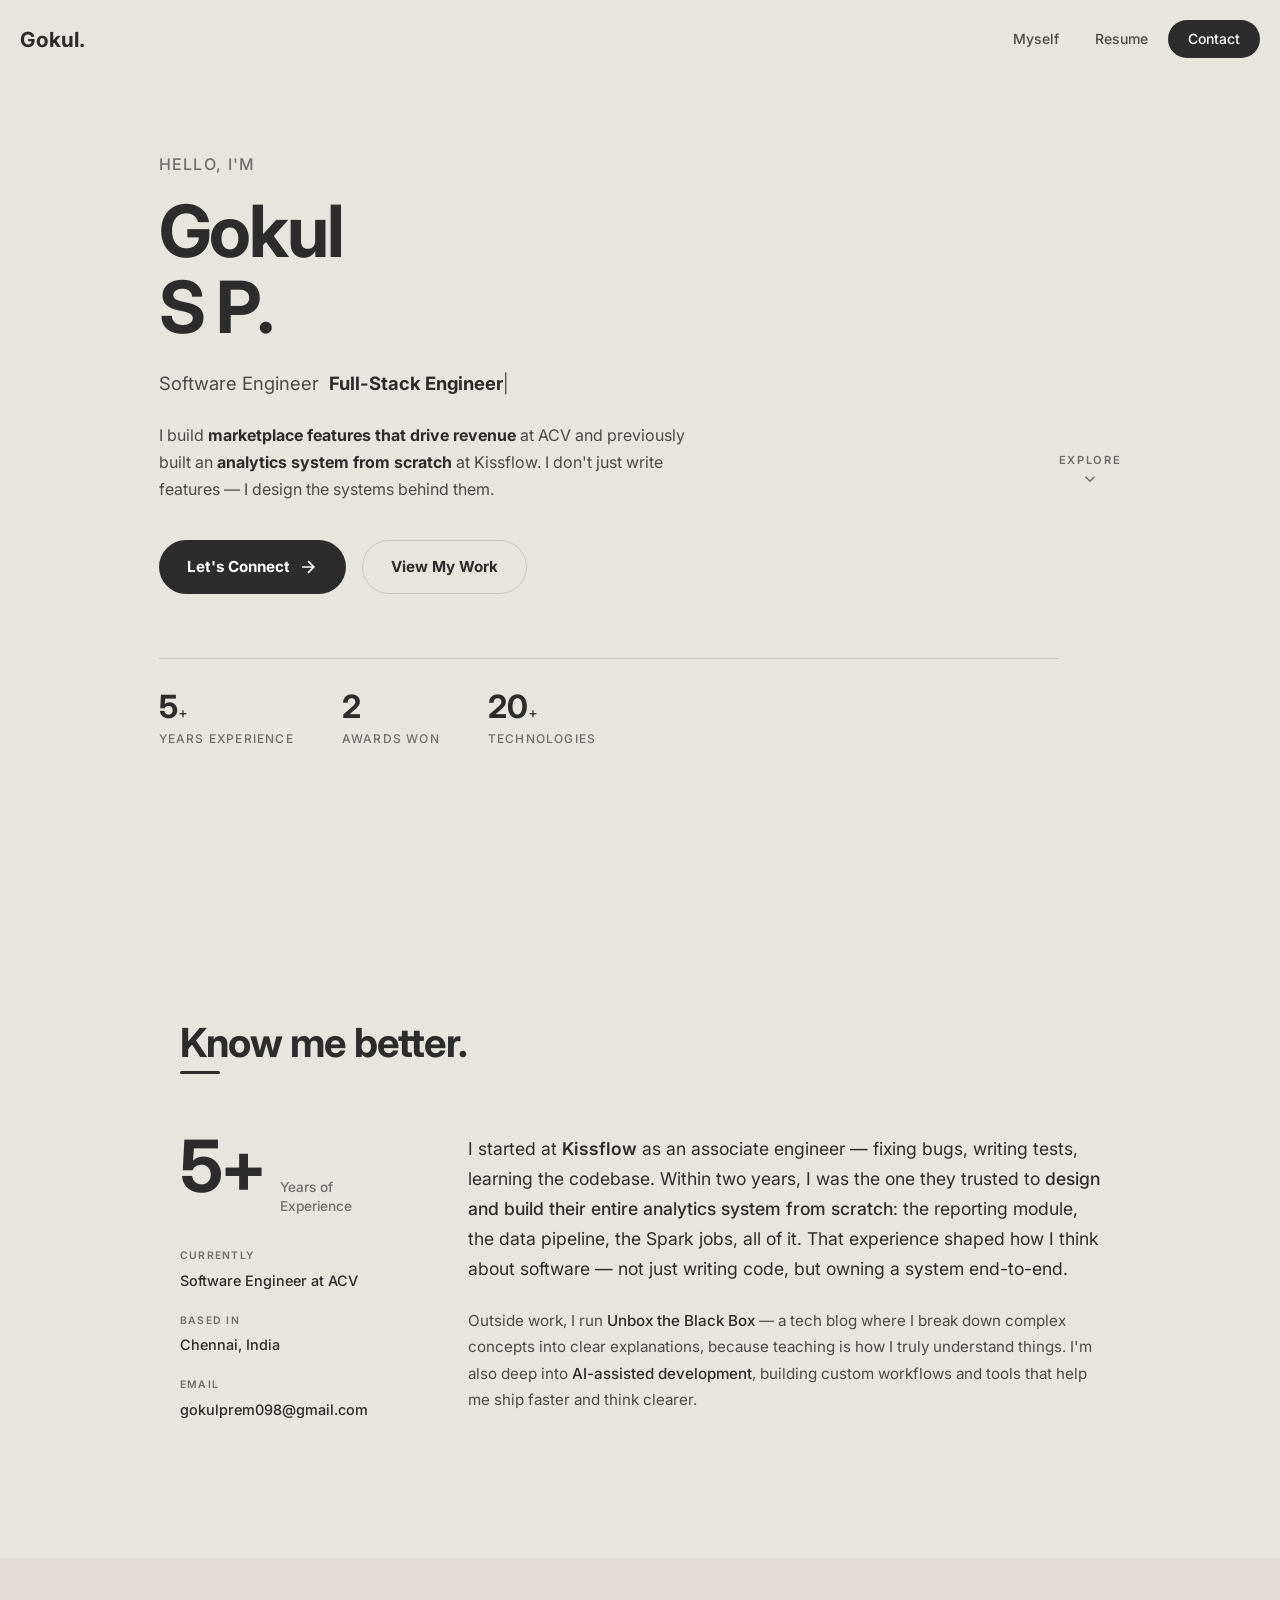
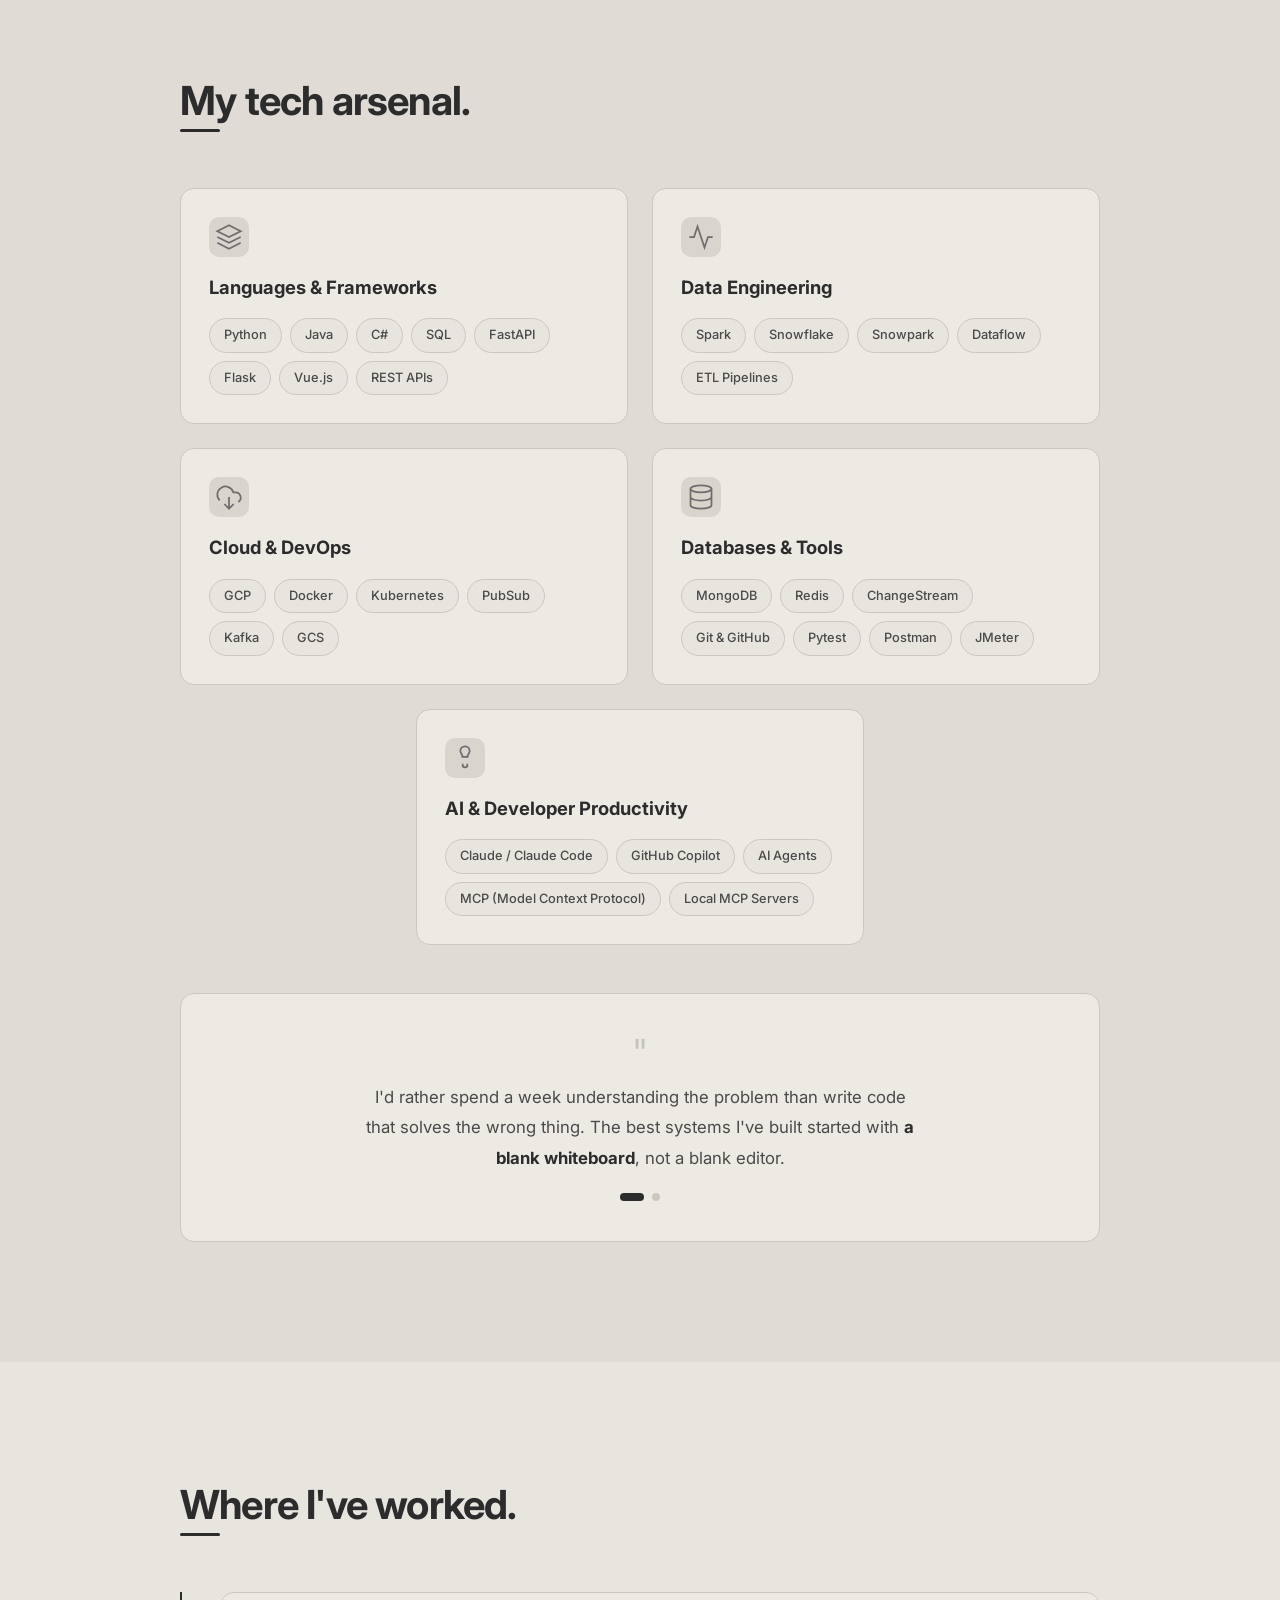
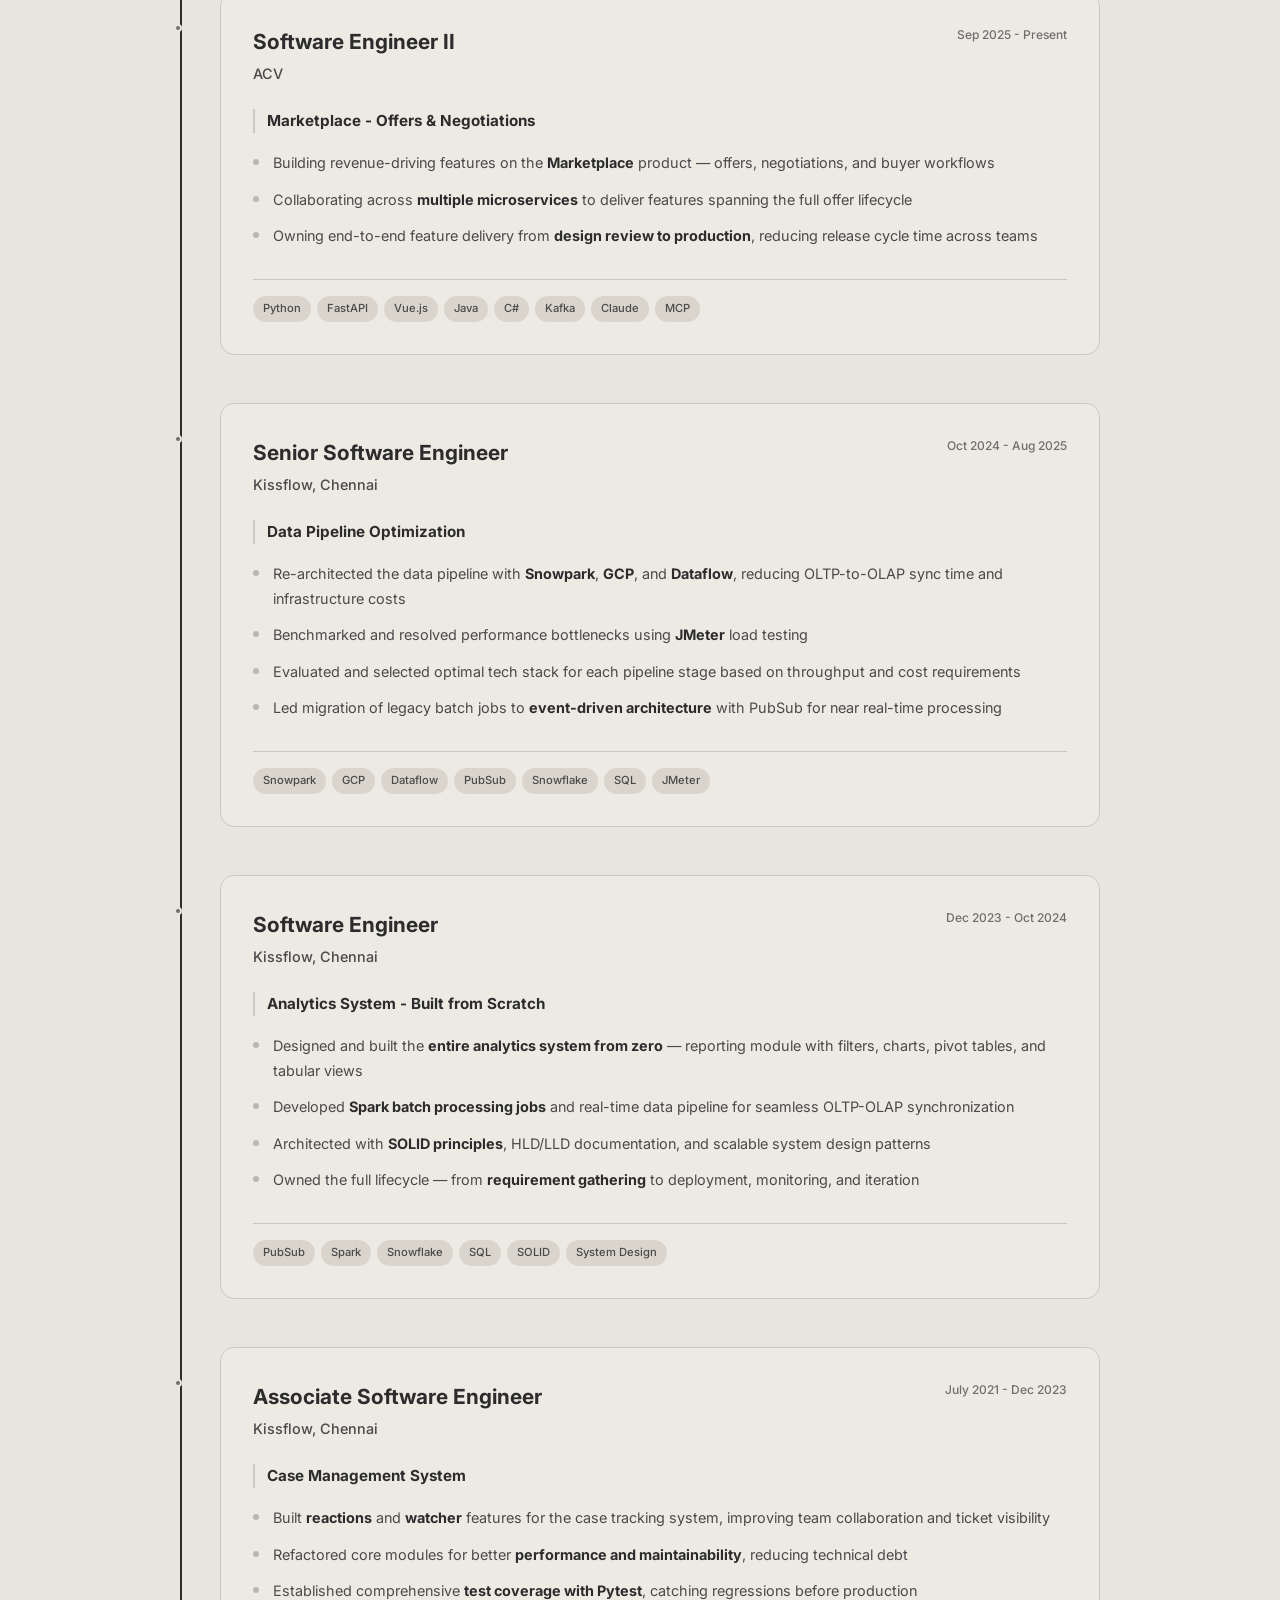
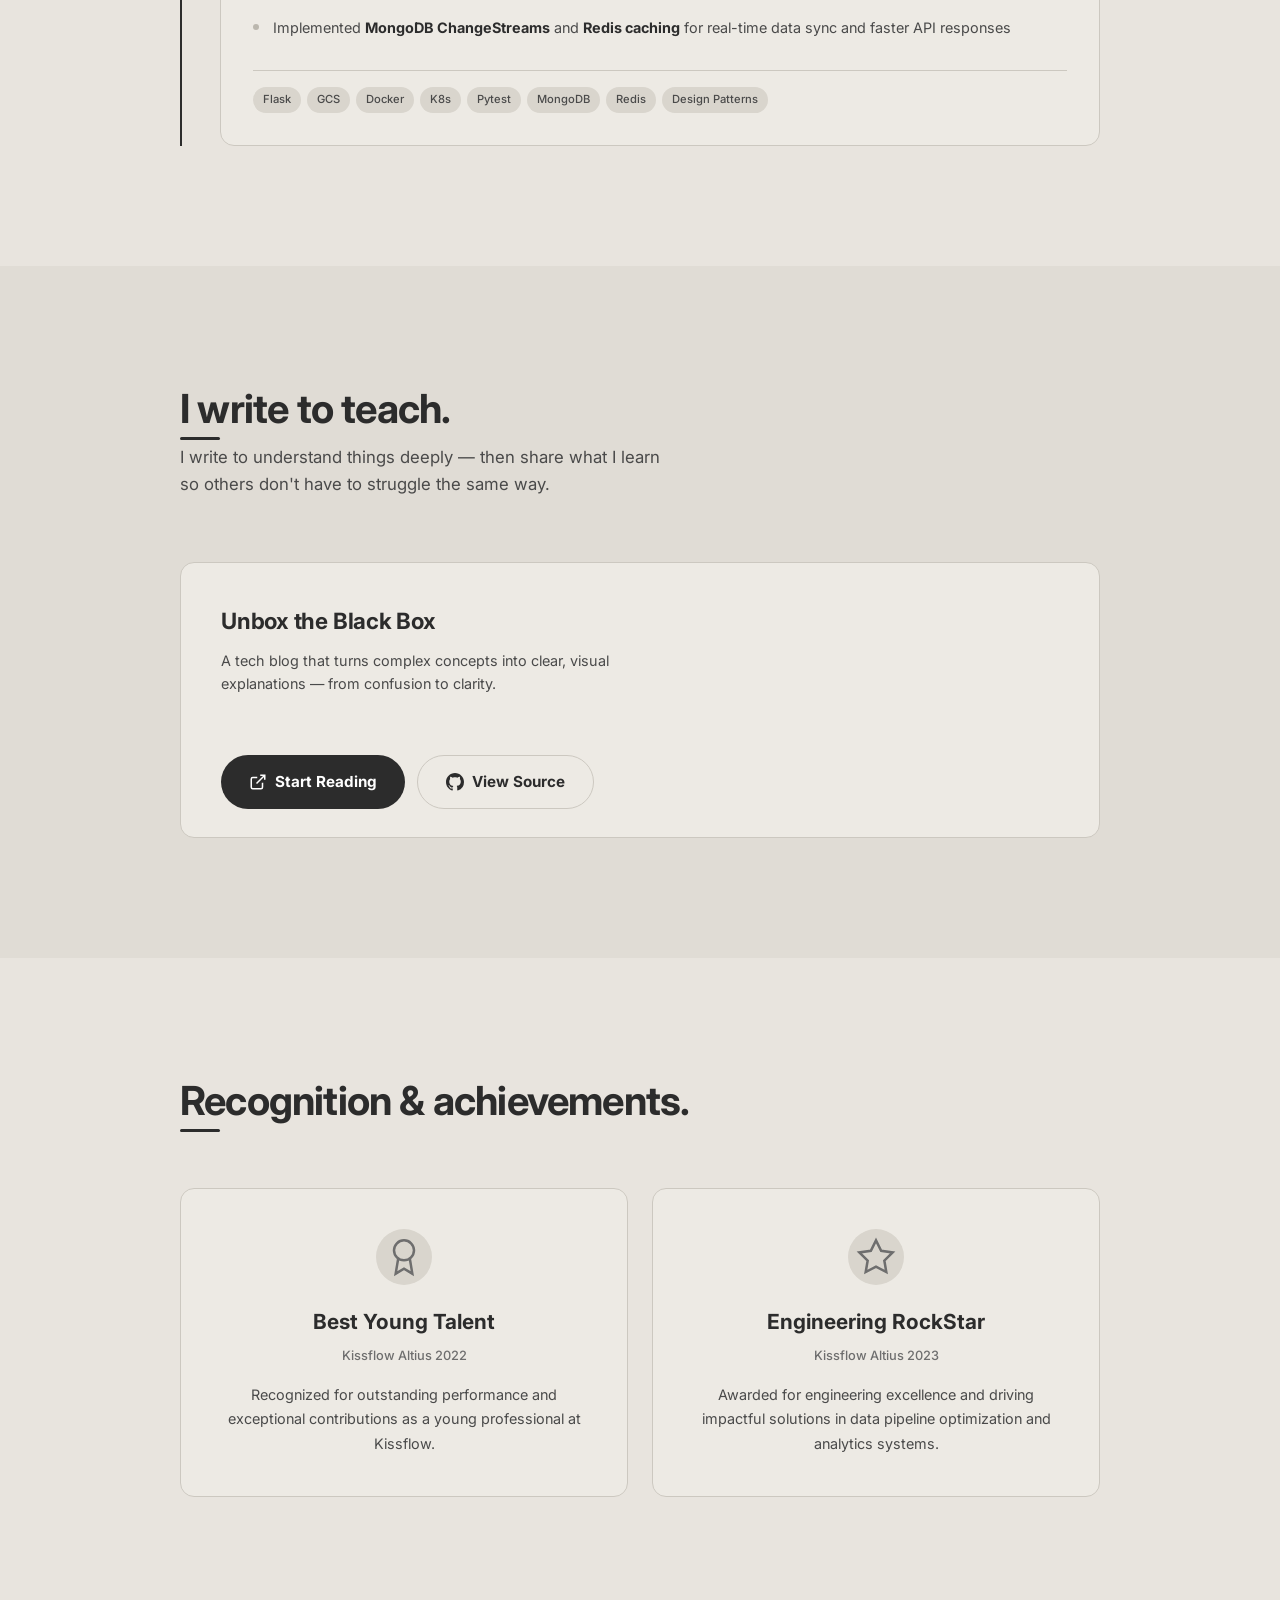
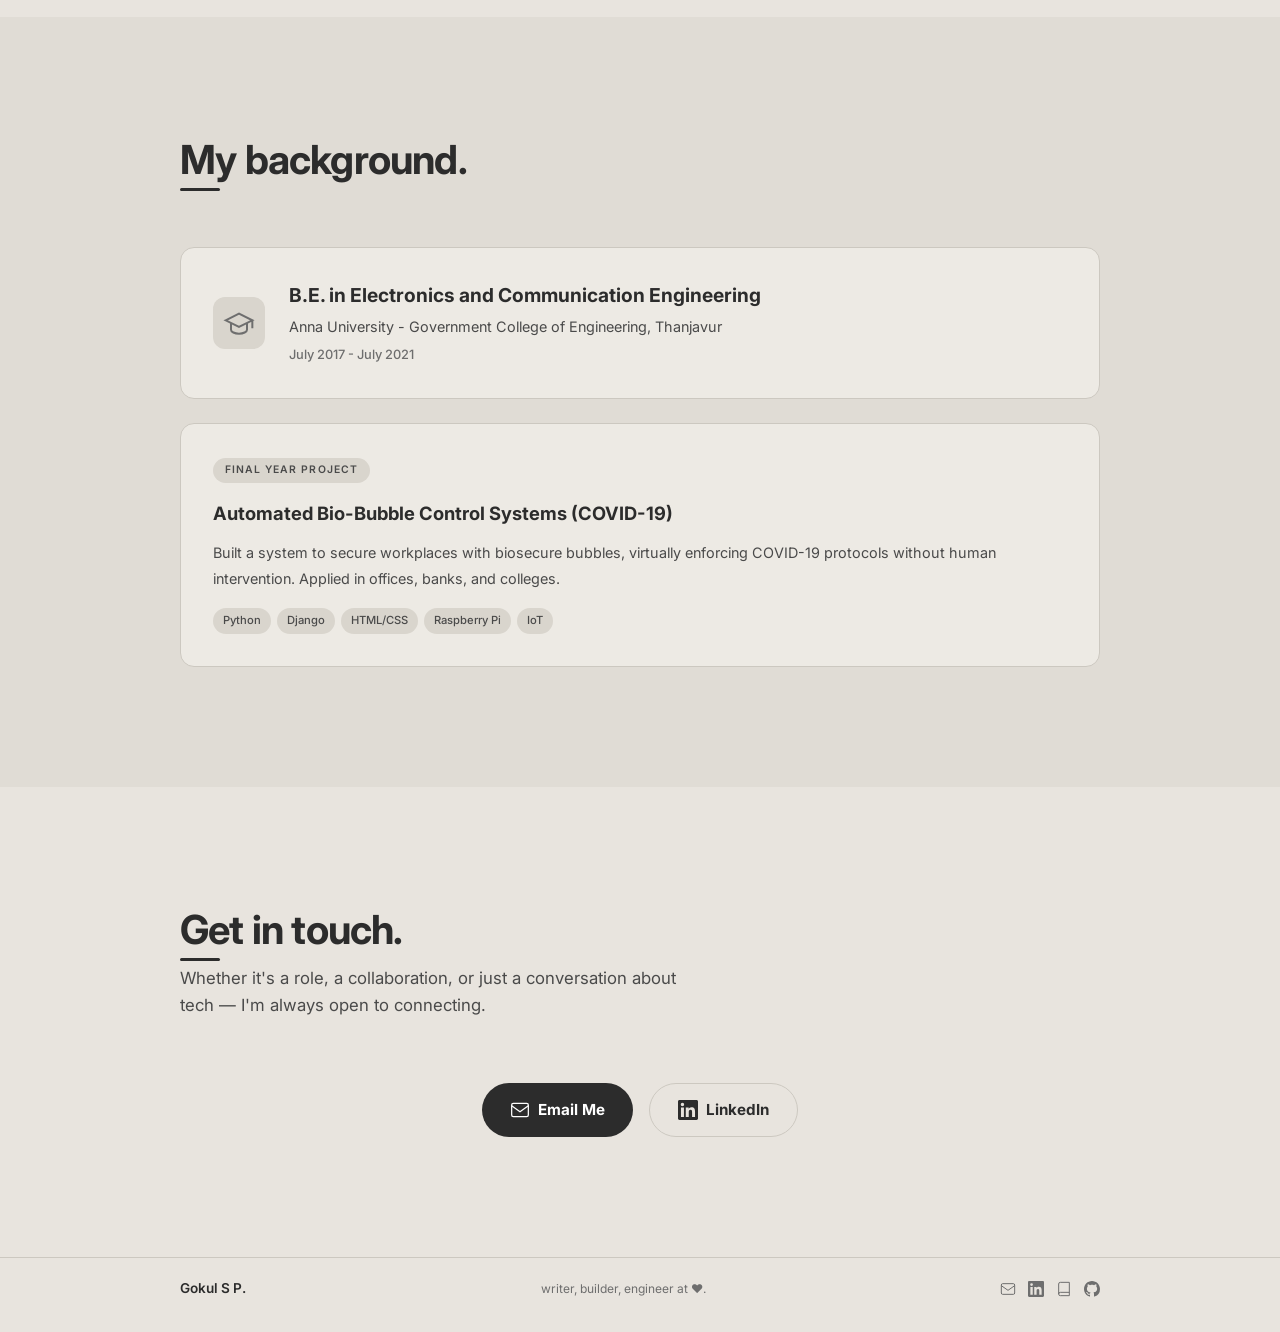
<file: index.html>
<!DOCTYPE html>
<html lang="en">
<head>
    <meta charset="UTF-8">
    <meta name="viewport" content="width=device-width, initial-scale=1.0, viewport-fit=cover">
    <meta name="theme-color" content="#E8E4DE">
    <meta name="color-scheme" content="light">
    <meta name="apple-mobile-web-app-capable" content="yes">
    <meta name="apple-mobile-web-app-status-bar-style" content="default">
    <link rel="icon" type="image/svg+xml" href="favicon.svg">
    <title>Gokul S P | Software Engineer</title>
    <meta name="description" content="Software Engineer at ACV building marketplace features. Previously built analytics systems from scratch at Kissflow. Writes technical deep-dives at Unbox the Black Box.">
    <link rel="preconnect" href="https://fonts.googleapis.com">
    <link rel="preconnect" href="https://fonts.gstatic.com" crossorigin>
    <link href="https://fonts.googleapis.com/css2?family=Inter:wght@400;500;600;700&display=swap" rel="stylesheet">
    <link rel="stylesheet" href="styles.css">
</head>
<body>
    <!-- Scroll Progress -->
    <div class="scroll-progress" id="scrollProgress"></div>

    <!-- Loader -->
    <div class="loader" id="loader">
        <div class="loader-content">
            <div class="loader-initials">G<span>.</span></div>
        </div>
    </div>

    <!-- Navigation -->
    <nav class="nav" id="nav">
        <a href="#hero" class="nav-logo">Gokul<span class="accent">.</span></a>
        <div class="nav-links" id="navLinks">
            <a href="#about" class="nav-link">Myself</a>
            <a href="resume.html" class="nav-link">Resume</a>
            <a href="#contact" class="nav-link nav-link--cta">Contact</a>
        </div>
        <button class="nav-toggle" id="navToggle" aria-label="Toggle menu">
            <span></span><span></span><span></span>
        </button>
    </nav>

    <!-- Hero -->
    <section class="hero" id="hero">
        <div class="hero-content" id="heroContent"></div>
    </section>

    <!-- About -->
    <section class="section about" id="about">
        <div class="container" id="aboutContent"></div>
    </section>

    <!-- Skills -->
    <section class="section skills" id="skills">
        <div class="container" id="skillsContent"></div>
    </section>

    <!-- Experience -->
    <section class="section experience" id="experience">
        <div class="container" id="experienceContent"></div>
    </section>

    <!-- Writing -->
    <section class="section writing" id="writing">
        <div class="container" id="writingContent"></div>
    </section>

    <!-- Awards -->
    <section class="section awards" id="awards">
        <div class="container" id="awardsContent"></div>
    </section>

    <!-- Education -->
    <section class="section education" id="education">
        <div class="container" id="educationContent"></div>
    </section>

    <!-- Contact -->
    <section class="section contact" id="contact">
        <div class="container" id="contactContent"></div>
    </section>

    <!-- Footer -->
    <footer class="footer" id="footer"></footer>

    <!-- Back to Top -->
    <button class="back-to-top" id="backToTop" aria-label="Back to top">
        <svg width="20" height="20" viewBox="0 0 24 24" fill="none" stroke="currentColor" stroke-width="2"><path d="M18 15l-6-6-6 6"/></svg>
    </button>

    <script src="data.js"></script>
    <script src="script.js"></script>
</body>
</html>
</file>
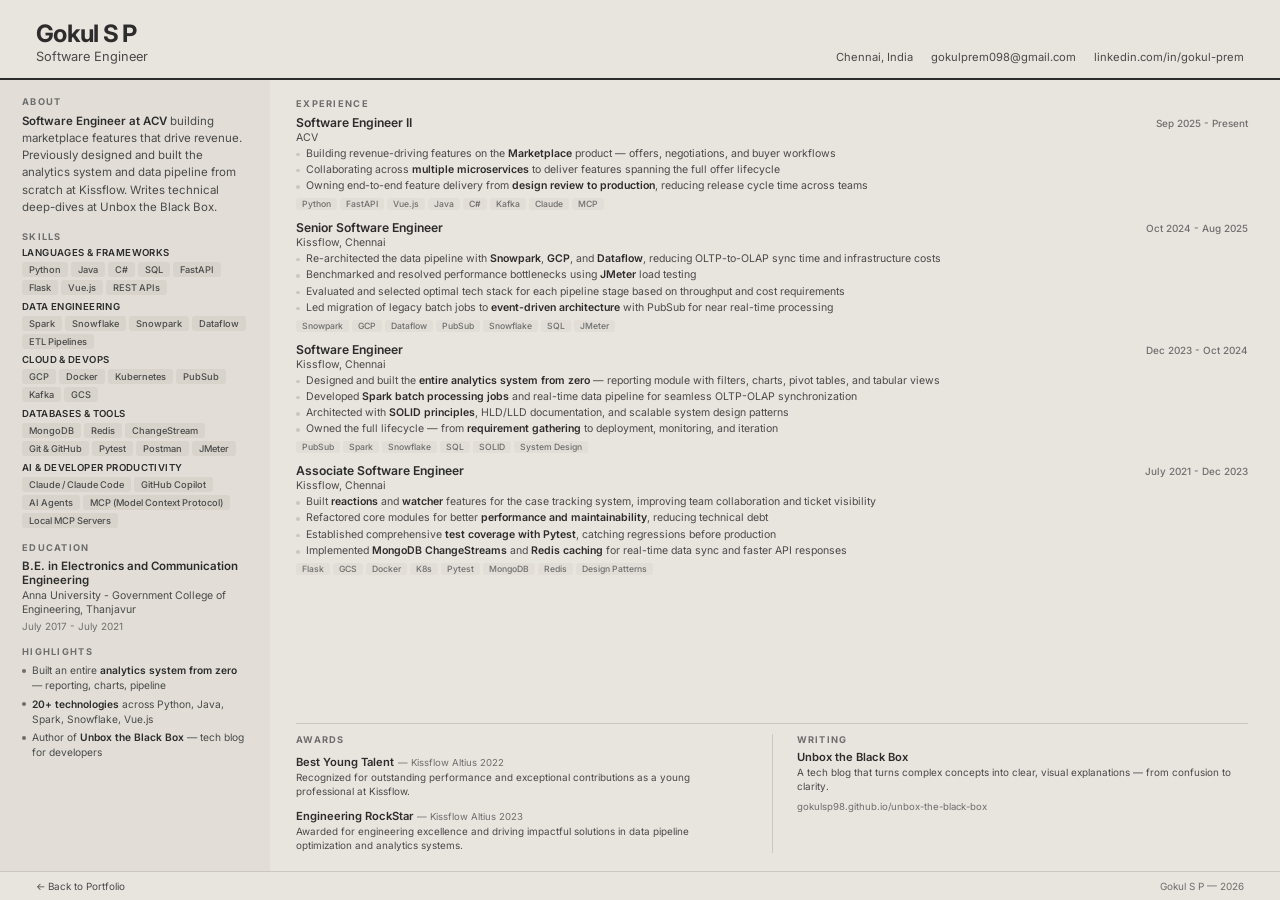
<file: resume.html>
<!DOCTYPE html>
<html lang="en">
<head>
    <meta charset="UTF-8">
    <meta name="viewport" content="width=device-width, initial-scale=1.0">
    <meta name="theme-color" content="#E8E4DE">
    <link rel="icon" type="image/svg+xml" href="favicon.svg">
    <title>Gokul S P | Resume</title>
    <meta name="description" content="Gokul S P — Software Engineer. Full resume at a glance.">
    <link rel="preconnect" href="https://fonts.googleapis.com">
    <link rel="preconnect" href="https://fonts.gstatic.com" crossorigin>
    <link href="https://fonts.googleapis.com/css2?family=Inter:wght@400;500;600;700&display=swap" rel="stylesheet">
    <style>
        *, *::before, *::after { margin: 0; padding: 0; box-sizing: border-box; }

        :root {
            --bg: #E8E4DE;
            --bg-side: #E2DED7;
            --bg-tag: #D8D4CC;
            --border: #CCC8C0;
            --text: #2C2C2C;
            --text-sec: #4A4A4A;
            --text-muted: #6E6E6E;
            --font: 'Inter', system-ui, -apple-system, sans-serif;
        }

        html { -webkit-font-smoothing: antialiased; }

        body {
            font-family: var(--font);
            background: var(--bg);
            color: var(--text);
            height: 100vh;
            overflow: hidden;
            opacity: 0;
            animation: fadeIn 0.5s ease 0.05s forwards;
        }

        @keyframes fadeIn {
            to { opacity: 1; }
        }

        .page {
            height: 100%;
            display: grid;
            grid-template-columns: 16.875rem 1fr;
            grid-template-rows: auto 1fr auto;
        }

        /* ── Header ── */
        .header {
            grid-column: 1 / -1;
            display: flex;
            justify-content: space-between;
            align-items: flex-end;
            padding: 1.375rem 2.25rem 0.875rem;
            border-bottom: 0.125rem solid var(--text);
        }

        .header h1 {
            font-size: 1.5rem;
            font-weight: 700;
            letter-spacing: -0.03em;
            line-height: 1;
        }

        .header-title {
            font-size: 0.8rem;
            color: var(--text-sec);
            font-weight: 400;
            margin-top: 0.1875rem;
        }

        .header-links {
            display: flex;
            gap: 1.125rem;
            font-size: 0.7rem;
        }

        .header-links a, .header-links span { color: var(--text-sec); text-decoration: none; }

        /* ── Sidebar ── */
        .sidebar {
            background: var(--bg-side);
            padding: 1rem 1.375rem;
            display: flex;
            flex-direction: column;
            gap: 0.9rem;
            overflow: hidden;
        }

        /* ── Main ── */
        .main {
            padding: 1.125rem 2rem 1.125rem 1.625rem;
            display: flex;
            flex-direction: column;
            overflow: hidden;
        }

        /* ── Section title ── */
        .s-title {
            font-size: 0.58rem;
            font-weight: 700;
            text-transform: uppercase;
            letter-spacing: 0.14em;
            color: var(--text-muted);
            margin-bottom: 0.35rem;
        }

        /* ── About ── */
        .about {
            font-size: 0.72rem;
            color: var(--text-sec);
            line-height: 1.5;
        }

        .about strong { color: var(--text); font-weight: 600; }

        /* ── Skills ── */
        .skill-group { margin-bottom: 0.35rem; }
        .skill-group:last-child { margin-bottom: 0; }

        .skill-label {
            font-size: 0.6rem;
            font-weight: 600;
            color: var(--text);
            text-transform: uppercase;
            letter-spacing: 0.04em;
            margin-bottom: 0.25rem;
        }

        .skill-tags { display: flex; flex-wrap: wrap; gap: 0.1875rem; }

        .skill-tags span {
            font-size: 0.58rem;
            font-weight: 500;
            padding: 0.125rem 0.4375rem;
            background: var(--bg-tag);
            border-radius: 0.1875rem;
            color: var(--text-sec);
        }

        /* ── Highlights ── */
        .highlight-item {
            font-size: 0.64rem;
            color: var(--text-sec);
            line-height: 1.45;
            padding-left: 0.625rem;
            position: relative;
            margin-bottom: 0.25rem;
        }

        .highlight-item:last-child { margin-bottom: 0; }

        .highlight-item::before {
            content: '';
            position: absolute;
            left: 0;
            top: 0.35rem;
            width: 0.25rem;
            height: 0.25rem;
            border-radius: 50%;
            background: var(--text-muted);
        }

        .highlight-item strong { color: var(--text); font-weight: 600; }

        /* ── Education ── */
        .edu-degree { font-size: 0.72rem; font-weight: 600; }
        .edu-school { font-size: 0.66rem; color: var(--text-sec); margin-top: 0.125rem; line-height: 1.4; }
        .edu-date { font-size: 0.62rem; color: var(--text-muted); margin-top: 0.125rem; }

        /* ── Experience ── */
        .exp-item { margin-bottom: 0.625rem; }
        .exp-item:last-child { margin-bottom: 0; }

        .exp-top { display: flex; justify-content: space-between; align-items: baseline; }
        .exp-role { font-size: 0.76rem; font-weight: 600; }
        .exp-date { font-size: 0.62rem; color: var(--text-muted); white-space: nowrap; font-weight: 500; }
        .exp-company { font-size: 0.66rem; color: var(--text-sec); margin-top: 0.0625rem; margin-bottom: 0.1875rem; }

        .exp-list { list-style: none; }

        .exp-list li {
            font-size: 0.66rem;
            color: var(--text-sec);
            line-height: 1.4;
            padding-left: 0.625rem;
            position: relative;
            margin-bottom: 0.0938rem;
        }

        .exp-list li::before {
            content: '';
            position: absolute;
            left: 0;
            top: 0.375rem;
            width: 0.2188rem;
            height: 0.2188rem;
            border-radius: 50%;
            background: var(--border);
        }

        .exp-list li strong { color: var(--text); font-weight: 600; }

        .exp-tags { display: flex; flex-wrap: wrap; gap: 0.1875rem; margin-top: 0.25rem; }

        .exp-tags span {
            font-size: 0.54rem;
            font-weight: 500;
            padding: 0.0625rem 0.375rem;
            background: var(--bg-side);
            border-radius: 0.1875rem;
            color: var(--text-muted);
        }

        /* ── Awards & Writing row ── */
        .bottom-row {
            display: flex;
            gap: 1.5rem;
            margin-top: auto;
            padding-top: 0.625rem;
            border-top: 0.0625rem solid var(--border);
        }

        .bottom-section { flex: 1; }

        .bottom-section + .bottom-section {
            border-left: 0.0625rem solid var(--border);
            padding-left: 1.5rem;
        }

        .award-row { margin-bottom: 0.3125rem; }
        .award-row:last-child { margin-bottom: 0; }
        .award-name { font-size: 0.7rem; font-weight: 600; }
        .award-meta { font-size: 0.6rem; color: var(--text-muted); }
        .award-desc { font-size: 0.62rem; color: var(--text-sec); line-height: 1.4; margin-top: 0.0625rem; }

        .writing-name { font-size: 0.7rem; font-weight: 600; }
        .writing-desc { font-size: 0.62rem; color: var(--text-sec); line-height: 1.4; margin-top: 0.125rem; }
        .writing-url { font-size: 0.6rem; color: var(--text-muted); text-decoration: none; margin-top: 0.125rem; display: inline-block; }

        /* ── Footer ── */
        .foot {
            grid-column: 1 / -1;
            display: flex;
            justify-content: space-between;
            align-items: center;
            font-size: 0.62rem;
            color: var(--text-muted);
            padding: 0.5rem 2.25rem;
            border-top: 0.0625rem solid var(--border);
        }

        .foot a { color: var(--text-sec); text-decoration: none; }

        /* ── Print ── */
        @media print {
            body { background: #fff; overflow: visible; height: auto; }
            .sidebar { background: #f5f5f5; }
            .foot { display: none; }
        }

        /* ── Mobile ── */
        @media (max-width: 48em) {
            body { height: auto; overflow: auto; }
            .page { display: flex; flex-direction: column; min-height: 100vh; }
            .header { padding: 1.25rem 1.25rem 0.875rem; flex-direction: column; gap: 0.5rem; align-items: flex-start; }
            .header-links { flex-wrap: wrap; gap: 0.625rem; }
            .sidebar { padding: 1.125rem 1.25rem; border-bottom: 0.0625rem solid var(--border); }
            .main { padding: 1.125rem 1.25rem; }
            .bottom-row { flex-direction: column; gap: 0.875rem; }
            .bottom-section + .bottom-section { border-left: none; padding-left: 0; border-top: 0.0625rem solid var(--border); padding-top: 0.875rem; }
            .sidebar > div { padding-bottom: 1rem; border-bottom: 0.0625rem solid var(--border); }
            .sidebar > div:last-child { border-bottom: none; padding-bottom: 0; }
            .main > div:first-child { padding-bottom: 1rem; border-bottom: 0.0625rem solid var(--border); }
            .foot { padding: 0.75rem 1.25rem; }
            .exp-top { flex-direction: column; gap: 0.0625rem; }
        }
    </style>
</head>
<body>
    <div class="page" id="resume"></div>
    <script src="data.js"></script>
    <script>
        const d = PORTFOLIO;
        const w = d.writing;

        const skillsHtml = d.skills.map(cat =>
            `<div class="skill-group">
                <div class="skill-label">${cat.title}</div>
                <div class="skill-tags">${cat.tags.map(t => `<span>${t.name}</span>`).join('')}</div>
            </div>`
        ).join('');

        const awardsHtml = d.awards.map(a =>
            `<div class="award-row">
                <span class="award-name">${a.title}</span>
                <span class="award-meta"> — ${a.event}</span>
                <div class="award-desc">${a.description}</div>
            </div>`
        ).join('');

        const expHtml = d.experience.map(exp => {
            const points = exp.projects.map(proj =>
                proj.points.map(p => `<li>${p}</li>`).join('')
            ).join('');

            return `<div class="exp-item">
                <div class="exp-top">
                    <span class="exp-role">${exp.role}</span>
                    <span class="exp-date">${exp.date}</span>
                </div>
                <div class="exp-company">${exp.company}</div>
                <ul class="exp-list">${points}</ul>
                <div class="exp-tags">${exp.tags.map(t => `<span>${t}</span>`).join('')}</div>
            </div>`;
        }).join('');

        document.getElementById('resume').innerHTML = `
            <header class="header">
                <div class="header-left">
                    <h1>${d.name}</h1>
                    <div class="header-title">${d.title}</div>
                </div>
                <div class="header-links">
                    <span>${d.location}</span>
                    <a href="mailto:${d.email}">${d.email}</a>
                    <a href="${d.linkedin}" target="_blank">${d.linkedinDisplay}</a>
                </div>
            </header>

            <aside class="sidebar">
                <div>
                    <div class="s-title">About</div>
                    <div class="about">
                        <strong>Software Engineer at ACV</strong> building marketplace features that drive revenue. Previously designed and built the analytics system and data pipeline from scratch at Kissflow. Writes technical deep-dives at Unbox the Black Box.
                    </div>
                </div>
                <div>
                    <div class="s-title">Skills</div>
                    ${skillsHtml}
                </div>
                <div>
                    <div class="s-title">Education</div>
                    <div class="edu-degree">${d.education.degree}</div>
                    <div class="edu-school">${d.education.school}</div>
                    <div class="edu-date">${d.education.date}</div>
                </div>
                <div>
                    <div class="s-title">Highlights</div>
                    <div class="highlight-item">Built an entire <strong>analytics system from zero</strong> — reporting, charts, pipeline</div>
                    <div class="highlight-item"><strong>20+ technologies</strong> across Python, Java, Spark, Snowflake, Vue.js</div>
                    <div class="highlight-item">Author of <strong>Unbox the Black Box</strong> — tech blog for developers</div>
                </div>
            </aside>

            <main class="main">
                <div>
                    <div class="s-title">Experience</div>
                    ${expHtml}
                </div>

                <div class="bottom-row">
                    <div class="bottom-section">
                        <div class="s-title">Awards</div>
                        ${awardsHtml}
                    </div>
                    ${w ? `<div class="bottom-section">
                        <div class="s-title">Writing</div>
                        <div class="writing-name">${w.blog.name}</div>
                        <div class="writing-desc">${w.blog.description}</div>
                        <a href="${w.blog.url}" target="_blank" class="writing-url">${w.blog.url.replace('https://', '')}</a>
                    </div>` : ''}
                </div>
            </main>

            <footer class="foot">
                <a href="index.html">&larr; Back to Portfolio</a>
                <span>${d.name} &mdash; ${new Date().getFullYear()}</span>
            </footer>
        `;

        window.addEventListener('pageshow', (e) => {
            if (e.persisted) {
                document.body.style.transition = 'none';
                document.body.style.opacity = '1';
            }
        });

        document.querySelectorAll('a[href="index.html"]').forEach(link => {
            link.addEventListener('click', (e) => {
                e.preventDefault();
                document.body.style.transition = 'opacity 0.4s ease';
                document.body.style.opacity = '0';
                setTimeout(() => { window.location.href = link.href; }, 400);
            });
        });
    </script>
</body>
</html>
</file>
<file: styles.css>
/* ============================================
   GOKUL S P - Portfolio
   Minimalist earth-tone theme
   ============================================ */

/* --- CSS Custom Properties --- */
:root {
    --bg: #E8E4DE;
    --bg-alt: #E0DCD5;
    --bg-card: #EDEAE4;
    --bg-card-hover: #E8E5DF;
    --surface: #D9D5CD;
    --border: #CCC8C0;
    --border-hover: #BBB7AE;

    --text: #2C2C2C;
    --text-secondary: #4A4A4A;
    --text-muted: #6E6E6E;

    --accent: #2C2C2C;
    --accent-rgb: 44, 44, 44;

    --radius: 0.625rem;
    --radius-lg: 0.875rem;
    --radius-pill: 62.4375rem;
    --transition: 0.25s ease;
    --transition-slow: 0.5s ease;
    --font-body: 'Inter', system-ui, -apple-system, sans-serif;
    --font-heading: 'Inter', system-ui, -apple-system, sans-serif;
    --container: 60rem;
}

/* --- Reset & Base --- */
*, *::before, *::after {
    margin: 0;
    padding: 0;
    box-sizing: border-box;
}

html {
    scroll-behavior: smooth;
    scroll-padding-top: 5rem;
    -webkit-font-smoothing: antialiased;
    -moz-osx-font-smoothing: grayscale;
}

body {
    font-family: var(--font-body);
    background: var(--bg);
    color: var(--text);
    line-height: 1.6;
    font-size: 0.9375rem;
    overflow-x: hidden;
}

::selection {
    background: rgba(var(--accent-rgb), 0.2);
    color: var(--text);
}

a {
    color: inherit;
    text-decoration: none;
    -webkit-tap-highlight-color: transparent;
}

button {
    -webkit-tap-highlight-color: transparent;
}

img { max-width: 100%; display: block; }

.container {
    max-width: var(--container);
    margin: 0 auto;
    padding: 0 1.5rem;
}

.accent { color: var(--accent); }

/* --- Page Transition --- */
body {
    opacity: 1;
    transition: opacity 0.4s ease;
}

body.page-exit {
    opacity: 0;
}

/* --- Loader --- */
.loader {
    position: fixed;
    inset: 0;
    background: var(--bg);
    display: flex;
    align-items: center;
    justify-content: center;
    z-index: 9999;
    transition: opacity 0.6s ease, visibility 0.6s ease;
}

.loader.hidden {
    opacity: 0;
    visibility: hidden;
}

.loader-content {
    display: flex;
    align-items: center;
    justify-content: center;
}

.loader-initials {
    font-family: var(--font-heading);
    font-size: 3.5rem;
    font-weight: 700;
    color: var(--text);
    letter-spacing: -0.02em;
    animation: loaderFade 0.8s ease-in-out infinite alternate;
}

.loader-initials span {
    color: var(--text-muted);
}

@keyframes loaderFade {
    0% { opacity: 0.2; transform: scale(0.97); }
    100% { opacity: 1; transform: scale(1); }
}

/* --- Navigation --- */
.nav {
    position: fixed;
    top: 0;
    left: 0;
    right: 0;
    z-index: 1000;
    padding: 1.25rem 2.5rem;
    display: flex;
    align-items: center;
    justify-content: space-between;
    transition: var(--transition);
    background: transparent;
}

.nav.scrolled {
    padding: 0.75rem 2.5rem;
    background: rgba(232, 228, 222, 0.92);
    backdrop-filter: blur(0.75rem);
    -webkit-backdrop-filter: blur(0.75rem);
    border-bottom: 0.0625rem solid var(--border);
    box-shadow: 0 0.125rem 1.25rem rgba(0,0,0,0.04);
}

.nav-logo {
    font-family: var(--font-heading);
    font-size: 1.3rem;
    font-weight: 700;
    transition: var(--transition);
}

.nav-logo:hover { transform: scale(1.05); }

.nav-links {
    display: flex;
    align-items: center;
    gap: 0.25rem;
}

.nav-link {
    font-size: 0.875rem;
    font-weight: 500;
    padding: 0.5rem 1rem;
    border-radius: var(--radius-pill);
    transition: var(--transition);
    color: var(--text-secondary);
    position: relative;
}

.nav-link:hover {
    color: var(--text);
    background: rgba(0, 0, 0, 0.04);
}

.nav-link.active { color: var(--accent); }

.nav-link--cta {
    background: var(--accent);
    color: #fff !important;
    padding: 0.5rem 1.25rem;
}

.nav-link--cta:hover {
    opacity: 0.85;
}

.nav-toggle {
    display: none;
    background: none;
    border: none;
    cursor: pointer;
    padding: 0.75rem;
    z-index: 1001;
    width: 2.75rem;
    height: 2.75rem;
    position: relative;
}

.nav-toggle span {
    display: block;
    width: 1.375rem;
    height: 0.125rem;
    background: var(--text);
    border-radius: 0.125rem;
    position: absolute;
    left: 50%;
    transform: translateX(-50%);
    transition: transform 0.5s cubic-bezier(0.23, 1, 0.32, 1),
                opacity 0.3s ease;
}

.nav-toggle span:nth-child(1) { top: 0.875rem; }
.nav-toggle span:nth-child(2) { top: 1.3125rem; }
.nav-toggle span:nth-child(3) { top: 1.75rem; }

.nav-toggle.active span:nth-child(1) {
    transform: translateX(-50%) translateY(0.4375rem) rotate(45deg);
}

.nav-toggle.active span:nth-child(2) {
    opacity: 0;
}

.nav-toggle.active span:nth-child(3) {
    transform: translateX(-50%) translateY(-0.4375rem) rotate(-45deg);
}

/* --- Hero Section --- */
.hero {
    min-height: 100vh;
    display: flex;
    align-items: center;
    justify-content: center;
    position: relative;
    padding: 7.5rem 2.5rem 7.5rem;
    overflow: hidden;
    background: var(--bg);
}

.hero-content {
    position: relative;
    z-index: 2;
    max-width: 56.25rem;
    width: 100%;
}

.hero-greeting {
    font-size: 1rem;
    font-weight: 500;
    color: var(--text-muted);
    letter-spacing: 0.08em;
    text-transform: uppercase;
    margin-bottom: 1rem;
}

.hero-name {
    font-family: var(--font-heading);
    font-weight: 700;
    line-height: 1.05;
    margin-bottom: 1.5rem;
}

.hero-name-line {
    display: block;
    font-size: clamp(3rem, 8vw, 4.5rem);
    letter-spacing: -0.03em;
    color: var(--text);
}

.hero-name-line .accent {
    color: var(--accent);
}

.hero-name-underline {
    display: block;
    margin-top: 0.25rem;
    height: 0.375rem;
    max-width: 12.5rem;
}

.hero-title {
    display: flex;
    align-items: center;
    gap: 0.625rem;
    font-size: 1.15rem;
    margin-bottom: 1.5rem;
    flex-wrap: wrap;
}

.hero-title-static {
    color: var(--text-secondary);
}

.hero-title-typing {
    display: inline-flex;
    align-items: center;
}

.hero-title-dynamic {
    color: var(--accent);
    font-weight: 700;
    min-width: 0.125rem;
}

.hero-cursor {
    color: var(--accent);
    animation: blink 1s step-end infinite;
    font-weight: 300;
}

@keyframes blink {
    0%, 100% { opacity: 1; }
    50% { opacity: 0; }
}

.hero-desc {
    font-size: 1rem;
    color: var(--text-secondary);
    line-height: 1.7;
    margin-bottom: 2.25rem;
    max-width: 33.75rem;
}

.hero-desc strong { color: var(--text); font-weight: 700; }

.hero-cta {
    display: flex;
    gap: 1rem;
    margin-bottom: 4rem;
    flex-wrap: wrap;
}

/* --- Buttons --- */
.btn {
    display: inline-flex;
    align-items: center;
    gap: 0.5rem;
    padding: 0.875rem 1.75rem;
    border-radius: var(--radius-pill);
    font-size: 0.95rem;
    font-weight: 700;
    font-family: var(--font-body);
    border: none;
    cursor: pointer;
    transition: var(--transition);
    position: relative;
}

.btn-primary {
    background: var(--accent);
    color: #fff;
}

.btn-primary:hover {
    opacity: 0.85;
}

.btn-ghost {
    background: transparent;
    color: var(--text);
    border: 0.0625rem solid var(--border);
}

.btn-ghost:hover {
    border-color: var(--text);
}

.btn-outline {
    background: transparent;
    color: var(--text);
    border: 0.0625rem solid var(--border);
    padding: 0.625rem 1.25rem;
    border-radius: var(--radius-pill);
    font-size: 0.875rem;
}

.btn-outline:hover {
    border-color: var(--accent);
    color: var(--accent);
    background: rgba(var(--accent-rgb), 0.04);
}

.btn-full { width: 100%; justify-content: center; }

/* --- Hero Stats --- */
.hero-stats {
    display: flex;
    gap: 3rem;
    padding-top: 2rem;
    border-top: 0.0625rem solid var(--border);
}

.hero-stat { text-align: left; }

.hero-stat-number {
    font-family: var(--font-heading);
    font-size: 2rem;
    font-weight: 700;
    line-height: 1;
    display: inline;
    color: var(--text);
}

.hero-stat .accent { color: var(--accent); }

.hero-stat-label {
    display: block;
    font-size: 0.75rem;
    color: var(--text-muted);
    text-transform: uppercase;
    letter-spacing: 0.1em;
    margin-top: 0.25rem;
    font-weight: 500;
}

/* --- Hero Scroll Indicator --- */
.hero-scroll {
    display: flex;
    flex-direction: column;
    align-items: center;
    gap: 0;
    margin-top: 2.5rem;
    color: var(--text-muted);
    text-decoration: none;
    cursor: pointer;
    transition: color 0.3s ease;
    opacity: 0;
    animation: heroScrollIn 0.6s ease 1.2s forwards;
}

@keyframes heroScrollIn {
    to { opacity: 1; }
}

.hero-scroll:hover {
    color: var(--text);
}

.hero-scroll-text {
    font-size: 0.7rem;
    font-weight: 600;
    text-transform: uppercase;
    letter-spacing: 0.15em;
}

.hero-scroll-icon {
    display: flex;
    animation: heroFloat 2s ease-in-out infinite;
}

@keyframes heroFloat {
    0%, 100% { transform: translateY(0); }
    50% { transform: translateY(0.35rem); }
}

/* --- Scroll Progress Bar --- */
.scroll-progress {
    position: fixed;
    top: 0;
    left: 0;
    height: 0.2rem;
    background: var(--text);
    z-index: 10001;
    width: 0%;
    pointer-events: none;
    transition: none;
    opacity: 0.6;
}

/* --- Back to Top Button --- */
.back-to-top {
    position: fixed;
    bottom: 2rem;
    right: 2rem;
    width: 2.5rem;
    height: 2.5rem;
    background: var(--bg-card);
    border: 0.0625rem solid var(--border);
    border-radius: 50%;
    display: flex;
    align-items: center;
    justify-content: center;
    color: var(--text-muted);
    cursor: pointer;
    opacity: 0;
    visibility: hidden;
    transform: translateY(0.625rem);
    transition: var(--transition);
    z-index: 999;
}

.back-to-top.visible {
    opacity: 1;
    visibility: visible;
    transform: translateY(0);
}

.back-to-top:hover {
    border-color: var(--text);
    color: var(--text);
}

/* --- Section Styles --- */
.section {
    padding: 7.5rem 0;
    position: relative;
}

.section-header {
    margin-bottom: 4rem;
}

.section-tag {
    font-size: 0.7rem;
    font-weight: 600;
    color: var(--text-muted);
    text-transform: uppercase;
    letter-spacing: 0.15em;
    display: inline-block;
    margin-bottom: 0.75rem;
}

.section-title {
    font-family: var(--font-heading);
    font-size: clamp(1.8rem, 4vw, 2.5rem);
    font-weight: 700;
    letter-spacing: -0.02em;
    line-height: 1.15;
    color: var(--text);
    position: relative;
    display: inline-block;
}

.section-title::after {
    content: '';
    position: absolute;
    bottom: -0.5rem;
    left: 0;
    width: 2.5rem;
    height: 0.1875rem;
    background: var(--accent);
    border-radius: 0.125rem;
}

.section-subtitle {
    font-size: 1.05rem;
    color: var(--text-secondary);
    margin-top: 0.75rem;
    max-width: 31.25rem;
}

/* --- About Section --- */
.about-split {
    display: grid;
    grid-template-columns: 14rem 1fr;
    gap: 4rem;
    align-items: start;
}

.about-left {
    position: sticky;
    top: 7.5rem;
}

.about-highlight {
    display: flex;
    align-items: baseline;
    gap: 1rem;
    margin-bottom: 2rem;
}

.about-highlight-number {
    font-family: var(--font-heading);
    font-size: 4.5rem;
    font-weight: 700;
    line-height: 1;
    letter-spacing: -0.04em;
    color: var(--text);
}

.about-highlight-label {
    font-size: 0.85rem;
    color: var(--text-muted);
    line-height: 1.4;
    font-weight: 500;
}

.about-details {
    display: flex;
    flex-direction: column;
    gap: 1.25rem;
}

.about-detail-label {
    display: block;
    font-size: 0.65rem;
    text-transform: uppercase;
    letter-spacing: 0.12em;
    color: var(--text-muted);
    margin-bottom: 0.25rem;
    font-weight: 600;
}

.about-detail-value {
    font-weight: 500;
    font-size: 0.9rem;
    color: var(--text);
}

a.about-detail-value:hover {
    color: var(--text-muted);
}

.about-right {
    padding-top: 0.25rem;
}

.about-text {
    font-size: 0.95rem;
    color: var(--text-secondary);
    margin-bottom: 1.5rem;
    line-height: 1.75;
}

.about-text--lead {
    font-size: 1.1rem;
    color: var(--text);
    line-height: 1.7;
}

.about-text strong { color: var(--text); font-weight: 600; }
.about-text em { color: var(--text); font-style: normal; font-weight: 500; }

/* --- Skills Section --- */
.skills { background: var(--bg-alt); }

.skills-grid {
    display: grid;
    grid-template-columns: repeat(2, 1fr);
    gap: 1.5rem;
}

.skills-grid .skill-category:last-child:nth-child(odd) {
    grid-column: 1 / -1;
    max-width: calc(50% - 0.75rem);
    margin: 0 auto;
}

.skill-category {
    padding: 1.75rem;
    background: var(--bg-card);
    border: 0.0625rem solid var(--border);
    border-radius: var(--radius-lg);
    transition: var(--transition);
    position: relative;
    overflow: hidden;
}

.skill-category:hover {
    border-color: var(--border-hover);
    transform: translateY(-0.125rem);
    box-shadow: 0 0.25rem 1rem rgba(0,0,0,0.04);
}

.skill-category-icon {
    width: 2.5rem;
    height: 2.5rem;
    background: var(--surface);
    border-radius: 0.625rem;
    display: flex;
    align-items: center;
    justify-content: center;
    margin-bottom: 1rem;
    color: var(--text-muted);
}

.skill-category-title {
    font-family: var(--font-heading);
    font-size: 1.15rem;
    font-weight: 700;
    margin-bottom: 1rem;
}

.skill-tags {
    display: flex;
    flex-wrap: wrap;
    gap: 0.5rem;
}

.skill-tag {
    padding: 0.375rem 0.875rem;
    background: var(--bg);
    border: 0.0938rem solid var(--border);
    border-radius: var(--radius-pill);
    font-size: 0.8rem;
    font-weight: 500;
    transition: var(--transition);
    color: var(--text-secondary);
}

.skill-tag:hover {
    border-color: var(--border-hover);
    color: var(--text);
}


.skills-philosophy {
    margin-top: 3rem;
    padding: 2.5rem;
    background: var(--bg-card);
    border: 0.0625rem solid var(--border);
    border-radius: var(--radius-lg);
    text-align: center;
    position: relative;
}

.skills-philosophy-icon {
    font-family: var(--font-heading);
    font-size: 2.5rem;
    color: var(--text-muted);
    line-height: 1;
    margin-bottom: 0.5rem;
    opacity: 0.3;
}

.skills-philosophy strong { color: var(--text); font-weight: 700; }

/* Philosophy Swiper */
.philosophy-swiper {
    position: relative;
    min-height: 5rem;
    overflow: hidden;
}

.philosophy-slide {
    font-size: 1.05rem;
    color: var(--text-secondary);
    max-width: 37.5rem;
    margin: 0 auto;
    line-height: 1.8;
    position: absolute;
    top: 0;
    left: 50%;
    transform: translateX(-50%);
    width: 100%;
    padding: 0 1.25rem;
    opacity: 0;
    transition: opacity 0.6s ease, transform 0.6s ease;
}

.philosophy-slide:not(.active) {
    transform: translateX(calc(-50% + 2.5rem));
}

.philosophy-slide.active {
    opacity: 1;
    transform: translateX(-50%);
    position: relative;
    left: auto;
    transform: none;
    max-width: 37.5rem;
    margin: 0 auto;
}

.philosophy-dots {
    display: flex;
    justify-content: center;
    gap: 0.5rem;
    margin-top: 1.25rem;
}

.philosophy-dot {
    width: 0.5rem;
    height: 0.5rem;
    border-radius: 50%;
    border: none;
    background: var(--border);
    cursor: pointer;
    padding: 0;
    transition: var(--transition);
    -webkit-tap-highlight-color: transparent;
}

.philosophy-dot.active {
    background: var(--accent);
    width: 1.5rem;
    border-radius: 0.25rem;
}

.philosophy-dot:hover {
    background: var(--text-muted);
}

/* --- Experience / Timeline --- */
.timeline {
    position: relative;
    padding-left: 2.5rem;
}

.timeline-line {
    position: absolute;
    left: 0;
    top: 0;
    bottom: 0;
    width: 0.125rem;
    border-left: 0.0625rem solid var(--border);
    background: none;
}

.timeline-line::after {
    content: '';
    position: absolute;
    top: 0;
    left: -0.0625rem;
    width: 0.125rem;
    height: calc(var(--timeline-progress, 0) * 100%);
    background: var(--accent);
    transition: none;
}

.timeline-item {
    position: relative;
    margin-bottom: 3rem;
}

.timeline-item:last-child { margin-bottom: 0; }

.timeline-dot {
    position: absolute;
    left: -2.875rem;
    top: 2rem;
    width: 0.5rem;
    height: 0.5rem;
    border-radius: 50%;
    background: var(--text-muted);
    border: 0.125rem solid var(--bg);
    z-index: 1;
}

.timeline-card {
    position: relative;
    background: var(--bg-card);
    border: 0.0625rem solid var(--border);
    border-radius: var(--radius-lg);
    padding: 2rem;
    transition: var(--transition);
}

.timeline-card:hover {
    border-color: var(--border-hover);
    transform: translateY(-0.125rem);
    box-shadow: 0 0.25rem 1rem rgba(0,0,0,0.04);
}

.timeline-header {
    display: flex;
    justify-content: space-between;
    align-items: flex-start;
    margin-bottom: 1.5rem;
    gap: 1rem;
    flex-wrap: wrap;
}

.timeline-role {
    font-family: var(--font-heading);
    font-size: 1.3rem;
    font-weight: 700;
}

.timeline-company {
    display: block;
    font-size: 0.9rem;
    color: var(--text-secondary);
    margin-top: 0.25rem;
    font-weight: 500;
}

.timeline-date {
    font-size: 0.75rem;
    color: var(--text-muted);
    white-space: nowrap;
    font-weight: 500;
}

.timeline-project {
    margin-bottom: 1.5rem;
}

.timeline-project:last-of-type { margin-bottom: 1.25rem; }

.timeline-project h4 {
    font-size: 0.95rem;
    font-weight: 700;
    color: var(--text);
    margin-bottom: 0.75rem;
    padding-left: 0.75rem;
    border-left: 0.125rem solid var(--border);
}

.timeline-list {
    list-style: none;
    padding: 0;
}

.timeline-list li {
    font-size: 0.9rem;
    color: var(--text-secondary);
    padding: 0.375rem 0 0.375rem 1.25rem;
    position: relative;
    line-height: 1.7;
}

.timeline-list li::before {
    content: '';
    position: absolute;
    left: 0;
    top: 0.875rem;
    width: 0.375rem;
    height: 0.375rem;
    border-radius: 50%;
    background: var(--border-hover);
}

.timeline-list li strong { color: var(--text); font-weight: 700; }

.timeline-tags {
    display: flex;
    flex-wrap: wrap;
    gap: 0.375rem;
    margin-top: 1rem;
    padding-top: 1rem;
    border-top: 0.0625rem solid var(--border);
}

.timeline-tags span {
    padding: 0.25rem 0.625rem;
    background: var(--surface);
    color: var(--text-secondary);
    border-radius: var(--radius-pill);
    font-size: 0.7rem;
    font-weight: 500;
}

/* --- Writing Section --- */
.writing { background: var(--bg-alt); }

.writing-card {
    background: var(--bg-card);
    border: 0.0625rem solid var(--border);
    border-radius: var(--radius-lg);
    overflow: hidden;
}

.writing-card-top {
    display: flex;
    justify-content: space-between;
    align-items: flex-start;
    gap: 2.5rem;
    padding: 2.5rem 2.5rem 2rem;
}

.writing-card-name {
    font-family: var(--font-heading);
    font-size: 1.4rem;
    font-weight: 700;
    color: var(--text);
    margin-bottom: 0.625rem;
    letter-spacing: -0.01em;
}

.writing-card-desc {
    font-size: 0.9rem;
    color: var(--text-secondary);
    line-height: 1.6;
    max-width: 26.25rem;
}

.writing-card-footer {
    display: flex;
    gap: 0.75rem;
    padding: 1.75rem 2.5rem;
}

/* --- Education Section --- */
.education { background: var(--bg-alt); }

.edu-card {
    display: flex;
    gap: 1.5rem;
    align-items: center;
    padding: 2rem;
    background: var(--bg-card);
    border: 0.0625rem solid var(--border);
    border-radius: var(--radius-lg);
    margin-bottom: 1.5rem;
    transition: var(--transition);
}

.edu-card:hover {
    border-color: var(--border-hover);
    transform: translateY(-0.125rem);
    box-shadow: 0 0.25rem 1rem rgba(0,0,0,0.04);
}

.edu-icon {
    width: 3.25rem;
    height: 3.25rem;
    background: var(--surface);
    border-radius: 0.75rem;
    display: flex;
    align-items: center;
    justify-content: center;
    color: var(--text-muted);
    flex-shrink: 0;
}

.edu-degree {
    font-family: var(--font-heading);
    font-size: 1.2rem;
    font-weight: 700;
    margin-bottom: 0.25rem;
}

.edu-school {
    display: block;
    color: var(--text-secondary);
    font-size: 0.9rem;
    margin-bottom: 0.25rem;
}

.edu-date {
    font-size: 0.8rem;
    color: var(--text-muted);
    font-weight: 500;
}

.edu-project {
    padding: 2rem;
    background: var(--bg-card);
    border: 0.0625rem solid var(--border);
    border-radius: var(--radius-lg);
    position: relative;
    overflow: hidden;
    transition: var(--transition);
}

.edu-project:hover {
    border-color: var(--border-hover);
    transform: translateY(-0.125rem);
    box-shadow: 0 0.25rem 1rem rgba(0,0,0,0.04);
}

.edu-project-badge {
    display: inline-block;
    padding: 0.25rem 0.75rem;
    background: var(--surface);
    color: var(--text-secondary);
    font-size: 0.65rem;
    font-weight: 600;
    text-transform: uppercase;
    letter-spacing: 0.1em;
    border-radius: var(--radius-pill);
    margin-bottom: 1rem;
}

.edu-project-title {
    font-family: var(--font-heading);
    font-size: 1.15rem;
    font-weight: 700;
    margin-bottom: 0.75rem;
}

.edu-project-desc {
    color: var(--text-secondary);
    font-size: 0.9rem;
    line-height: 1.8;
    margin-bottom: 1rem;
}

.edu-project-tags {
    display: flex;
    flex-wrap: wrap;
    gap: 0.375rem;
}

.edu-project-tags span {
    padding: 0.25rem 0.625rem;
    background: var(--surface);
    color: var(--text-secondary);
    border-radius: var(--radius-pill);
    font-size: 0.7rem;
    font-weight: 500;
}

/* --- Awards Section --- */
.awards-grid {
    display: grid;
    grid-template-columns: repeat(2, 1fr);
    gap: 1.5rem;
}

.award-card {
    position: relative;
    padding: 2.5rem 2rem;
    background: var(--bg-card);
    border: 0.0625rem solid var(--border);
    border-radius: var(--radius-lg);
    text-align: center;
    transition: var(--transition);
    overflow: hidden;
}

.award-glow { display: none; }

.award-card:hover {
    border-color: var(--border-hover);
    transform: translateY(-0.125rem);
    box-shadow: 0 0.25rem 1rem rgba(0,0,0,0.04);
}

.award-icon {
    width: 3.5rem;
    height: 3.5rem;
    margin: 0 auto 1.25rem;
    background: var(--surface);
    border-radius: 50%;
    display: flex;
    align-items: center;
    justify-content: center;
    color: var(--text-muted);
}


.award-title {
    font-family: var(--font-heading);
    font-size: 1.3rem;
    font-weight: 700;
    margin-bottom: 0.5rem;
}

.award-event {
    display: block;
    font-size: 0.8rem;
    color: var(--text-muted);
    font-weight: 500;
    margin-bottom: 1rem;
}

.award-desc {
    font-size: 0.9rem;
    color: var(--text-secondary);
    line-height: 1.7;
}

/* --- Contact Section --- */
.contact { background: var(--bg); }

/* --- Contact CTA --- */
.contact-cta {
    display: flex;
    gap: 1rem;
    justify-content: center;
    flex-wrap: wrap;
}

/* --- Footer --- */
.footer {
    padding: 1.25rem 0;
    border-top: 0.0625rem solid var(--border);
}

.footer-content {
    display: flex;
    align-items: center;
    justify-content: space-between;
    flex-wrap: wrap;
    gap: 0.75rem;
}

.footer-logo {
    font-family: var(--font-heading);
    font-size: 0.85rem;
    font-weight: 600;
}

.footer-text {
    font-size: 0.75rem;
    color: var(--text-muted);
}

.footer-links {
    display: flex;
    gap: 0.75rem;
}

.footer-links a {
    color: var(--text-muted);
    transition: var(--transition);
    display: flex;
}

.footer-links a svg {
    width: 1rem;
    height: 1rem;
}

.footer-links a:hover {
    color: var(--accent);
}

/* --- Section Entrance Animations --- */
.section:not(.hero) {
    opacity: 0;
    transform: translateY(1rem);
    transition: opacity 0.6s ease, transform 0.6s ease;
}

.section.section-visible {
    opacity: 1;
    transform: translateY(0) !important;
}

/* --- Reveal Animations --- */
.reveal-up {
    opacity: 0;
    transform: translateY(1.25rem);
    transition: opacity 0.6s ease, transform 0.6s ease;
    transition-delay: var(--delay, 0s);
}

.reveal-up.visible {
    opacity: 1;
    transform: translateY(0);
}


/* ============================================
   RESPONSIVE - Tablet (64rem)
   ============================================ */
@media (max-width: 64em) {
    .container { padding: 0 2rem; }

    .hero-stats { gap: 2rem; }

    .skills-grid { gap: 1.25rem; }
}

/* ============================================
   RESPONSIVE - Mobile (48rem)
   ============================================ */
@media (max-width: 48em) {
    html { scroll-padding-top: 3.75rem; }

    .container { padding: 0 1.25rem; }

    /* --- Mobile Nav --- */
    .nav {
        padding: 0.875rem 1.25rem;
    }

    .nav.scrolled {
        padding: 0.625rem 1.25rem;
    }

    .nav-logo { font-size: 1.5rem; }

    .nav-toggle {
        display: block;
        z-index: 1002;
    }

    .nav-links {
        position: fixed;
        inset: 0;
        background: rgba(232, 228, 222, 0.98);
        backdrop-filter: blur(1.5rem);
        -webkit-backdrop-filter: blur(1.5rem);
        display: flex;
        flex-direction: column;
        justify-content: center;
        align-items: center;
        gap: 0.5rem;
        opacity: 0;
        visibility: hidden;
        transform: translateY(-1.5rem);
        transition: opacity 0.45s cubic-bezier(0.23, 1, 0.32, 1),
                    transform 0.45s cubic-bezier(0.23, 1, 0.32, 1),
                    visibility 0.45s ease;
        z-index: 10000;
    }

    .nav-links.active {
        opacity: 1;
        visibility: visible;
        transform: translateY(0);
    }

    .nav-toggle {
        z-index: 10001;
    }

    .nav-link {
        font-size: 1.4rem;
        font-weight: 600;
        padding: 0.875rem 2rem;
        text-align: center;
        width: 100%;
        max-width: 18.75rem;
        border-radius: 0.75rem;
        opacity: 0;
        transform: translateY(1.25rem);
    }

    .nav-links.active .nav-link {
        opacity: 1;
        transform: translateY(0);
        transition: opacity 0.3s ease, transform 0.3s ease;
    }

    .nav-links.active .nav-link:nth-child(1) { transition-delay: 0.05s; }
    .nav-links.active .nav-link:nth-child(2) { transition-delay: 0.1s; }
    .nav-links.active .nav-link:nth-child(3) { transition-delay: 0.15s; }
    .nav-links.active .nav-link:nth-child(4) { transition-delay: 0.2s; }
    .nav-links.active .nav-link:nth-child(5) { transition-delay: 0.25s; }
    .nav-links.active .nav-link:nth-child(6) { transition-delay: 0.3s; }

    .nav-link--cta {
        margin-top: 1rem;
    }

    /* --- Mobile Hero --- */
    .hero {
        padding: 5rem 1.25rem 1.5rem;
        min-height: 100svh;
        text-align: left;
        flex-direction: column;
        align-items: stretch;
        justify-content: flex-start;
    }

    .hero-greeting {
        font-size: 0.9rem;
        margin-bottom: 0.75rem;
    }

    .hero-name {
        margin-bottom: 1.25rem;
    }

    .hero-name-line {
        display: inline;
        font-size: clamp(2.4rem, 9vw, 3.5rem);
    }

    .hero-title {
        font-size: 1rem;
        margin-bottom: 1.25rem;
        flex-direction: column;
        align-items: flex-start;
        gap: 0.25rem;
    }

    .hero-desc {
        font-size: 0.9rem;
        margin-bottom: 1.75rem;
        line-height: 1.65;
    }

    .hero-cta {
        flex-direction: column;
        margin-bottom: 2.5rem;
        gap: 0.75rem;
    }

    .hero-cta .btn {
        width: 100%;
        justify-content: center;
        padding: 0.8rem 1.5rem;
        font-size: 0.9rem;
    }

    .hero-content {
        width: 100%;
        max-width: none;
        flex: 1;
        display: flex;
        flex-direction: column;
        justify-content: center;
    }

    .hero-scroll {
        margin-top: 1rem;
        align-self: center;
        flex-shrink: 0;
    }

    .hero-stats {
        gap: 0;
        justify-content: space-between;
        flex-wrap: nowrap;
        padding-top: 1.75rem;
        margin-top: 0.5rem;
    }

    .hero-stat {
        flex: 1;
        text-align: center;
    }

    .hero-stat:not(:last-child) {
        border-right: 0.0625rem solid var(--border);
    }

    .hero-stat-number {
        font-size: 1.5rem;
    }

    .hero-stat-label {
        font-size: 0.6rem;
        letter-spacing: 0.05em;
    }

    /* --- Mobile Sections --- */
    .section {
        padding: 4rem 0;
        border-bottom: 0.125rem solid var(--border);
    }

    .section:last-of-type {
        border-bottom: none;
    }

    .section-header {
        margin-bottom: 2.5rem;
    }

    .section-tag {
        font-size: 0.75rem;
        margin-bottom: 0.75rem;
    }

    .section-title {
        font-size: 1.8rem;
    }

    .section-subtitle {
        font-size: 0.95rem;
    }

    /* --- Mobile back-to-top --- */
    .back-to-top {
        bottom: 1.25rem;
        right: 1.25rem;
        width: 2.75rem;
        height: 2.75rem;
    }

    .back-to-top:hover {
        transform: none;
    }

    /* Prevent horizontal overflow from reveal animations */
    .section { overflow-x: clip; }

    .about-split {
        grid-template-columns: 1fr;
        gap: 2rem;
    }

    .about-left {
        position: static;
    }

    .about-highlight {
        margin-bottom: 1.5rem;
    }

    .about-highlight-number {
        font-size: 3.5rem;
    }

    .about-details {
        flex-direction: row;
        flex-wrap: wrap;
        gap: 1.25rem 2.5rem;
    }

    .about-text--lead { font-size: 1rem; }

    /* --- Mobile Skills --- */
    .skills-grid {
        grid-template-columns: 1fr;
        gap: 1rem;
    }

    .skills-grid .skill-category:last-child:nth-child(odd) {
        max-width: 100%;
    }

    .skill-category {
        padding: 1.5rem;
    }

    .skill-category-icon {
        width: 2.75rem;
        height: 2.75rem;
        margin-bottom: 1rem;
    }

    .skill-category-title {
        font-size: 1.05rem;
        margin-bottom: 0.875rem;
    }

    .skill-tag {
        padding: 0.5rem 0.875rem;
        font-size: 0.8rem;
        /* Larger touch target */
        min-height: 2.25rem;
        display: flex;
        align-items: center;
    }

    .skills-philosophy {
        padding: 1.75rem 1.25rem;
        margin-top: 2rem;
    }

    .skills-philosophy-icon {
        font-size: 3rem;
    }

    .skills-philosophy p {
        font-size: 0.9rem;
    }

    /* --- Mobile Timeline --- */
    .timeline {
        padding-left: 1.25rem;
    }

    .timeline-dot {
        left: -1.625rem;
        top: 1.75rem;
        width: 0.625rem;
        height: 0.625rem;
    }

    .timeline-card {
        padding: 1.5rem 1.25rem;
    }


    .timeline-header {
        flex-direction: column;
        gap: 0.5rem;
        margin-bottom: 1.25rem;
    }

    .timeline-role {
        font-size: 1.1rem;
    }

    .timeline-date {
        align-self: flex-start;
    }

    .timeline-project h4 {
        font-size: 0.9rem;
    }

    .timeline-list li {
        font-size: 0.85rem;
        padding-left: 1rem;
    }

    .timeline-list li::before {
        width: 0.3125rem;
        height: 0.3125rem;
        top: 0.75rem;
    }

    .timeline-tags {
        gap: 0.3125rem;
    }

    .timeline-tags span {
        font-size: 0.7rem;
        padding: 0.25rem 0.5rem;
    }

    .timeline-item {
        margin-bottom: 2rem;
    }

    /* --- Mobile Writing --- */
    .writing-card-top { padding: 1.75rem 1.5rem 1.5rem; }
    .writing-card-footer { padding: 1.5rem; }

    /* --- Mobile Education --- */
    .edu-card {
        flex-direction: column;
        text-align: center;
        padding: 1.5rem 1.25rem;
        gap: 1rem;
    }

    .edu-card:hover {
        transform: none;
    }

    .edu-icon {
        width: 3.5rem;
        height: 3.5rem;
    }

    .edu-degree {
        font-size: 1.05rem;
    }

    .edu-school {
        font-size: 0.85rem;
    }

    .edu-project {
        padding: 1.5rem 1.25rem;
    }

    .edu-project:hover {
        transform: none;
    }

    .edu-project-title {
        font-size: 1rem;
    }

    .edu-project-desc {
        font-size: 0.85rem;
    }

    /* --- Mobile Awards --- */
    .awards-grid {
        grid-template-columns: 1fr;
        gap: 1rem;
    }

    .award-card {
        padding: 2rem 1.5rem;
    }

    .award-card:hover {
        transform: none;
    }

    .award-icon {
        width: 3.75rem;
        height: 3.75rem;
    }

    .award-title {
        font-size: 1.15rem;
    }

    .award-desc {
        font-size: 0.85rem;
    }

    /* --- Mobile Contact --- */
    .contact-cta {
        flex-direction: column;
    }

    .contact-cta .btn {
        width: 100%;
        justify-content: center;
    }

    /* --- Mobile Footer --- */
    .footer {
        padding: 1.25rem 0;
    }

    .footer-content {
        flex-direction: column;
        text-align: center;
        gap: 0.5rem;
    }

    .footer-links {
        gap: 1.25rem;
    }

    .footer-links a {
        padding: 0.375rem;
    }

    .reveal-up { transform: translateY(0.75rem); }
}

/* ============================================
   RESPONSIVE - Small Mobile (30rem)
   ============================================ */
@media (max-width: 30em) {
    .container { padding: 0 1rem; }

    .hero {
        padding: 5.625rem 1rem 3rem;
    }

    .hero-name-line {
        font-size: clamp(1.8rem, 10vw, 2.8rem);
    }

    .hero-greeting { font-size: 0.85rem; }

    .hero-title { font-size: 0.9rem; }

    .hero-desc { font-size: 0.9rem; }

    .hero-stat-number { font-size: 1.5rem; }

    .hero-stat-label { font-size: 0.6rem; }

    .skill-category {
        padding: 1.25rem;
    }

    .skill-tags {
        gap: 0.375rem;
    }

    .timeline {
        padding-left: 1rem;
    }

    .timeline-dot {
        left: -1.375rem;
        width: 0.5rem;
        height: 0.5rem;
    }

    .timeline-card {
        padding: 1.25rem 1rem;
    }

    .timeline-role { font-size: 1rem; }

    .section {
        padding: 3.25rem 0;
    }

    .section-title { font-size: 1.5rem; }

    .nav-link {
        font-size: 1.2rem;
        padding: 0.75rem 1.5rem;
    }

    .edu-card { padding: 1.25rem 1rem; }
    .edu-project { padding: 1.25rem 1rem; }
    .award-card { padding: 1.75rem 1.25rem; }
    .writing-card-top { padding: 1.5rem 1rem 1.25rem; }
    .writing-card-name { font-size: 1.2rem; }
    .writing-card-footer { padding: 1.25rem 1rem; flex-wrap: wrap; }
}

/* ============================================
   RESPONSIVE - Extra Small (22.5rem)
   ============================================ */
@media (max-width: 22.5em) {
    .hero-name-line {
        font-size: 2rem;
    }

    .hero-stats {
        flex-direction: column;
        gap: 1rem;
        text-align: center;
    }

    .hero-stat:not(:last-child) {
        border-right: none;
        border-bottom: 0.0625rem solid var(--border);
        padding-bottom: 1rem;
    }

    .section-title { font-size: 1.35rem; }

    .timeline-tags {
        gap: 0.25rem;
    }

    .timeline-tags span {
        font-size: 0.65rem;
        padding: 0.1875rem 0.375rem;
    }
}

/* ============================================
   Touch Device Optimizations
   ============================================ */
@media (hover: none) and (pointer: coarse) {
    .skill-category:hover,
    .award-card:hover,
    .edu-card:hover,
    .edu-project:hover,
    .timeline-card:hover { transform: none; }

    .btn:active { opacity: 0.85; }

    .footer-links a,
    .nav-toggle {
        min-width: 2.75rem;
        min-height: 2.75rem;
        display: flex;
        align-items: center;
        justify-content: center;
    }
}

/* ============================================
   Safe area insets for notched phones
   ============================================ */
@supports (padding: max(0rem)) {
    .nav {
        padding-left: max(1.25rem, env(safe-area-inset-left));
        padding-right: max(1.25rem, env(safe-area-inset-right));
    }

    .hero {
        padding-left: max(1.25rem, env(safe-area-inset-left));
        padding-right: max(1.25rem, env(safe-area-inset-right));
    }

    .container {
        padding-left: max(1.25rem, env(safe-area-inset-left));
        padding-right: max(1.25rem, env(safe-area-inset-right));
    }

    .footer {
        padding-bottom: max(2rem, env(safe-area-inset-bottom));
    }

    .back-to-top {
        right: max(1.25rem, env(safe-area-inset-right));
        bottom: max(1.25rem, env(safe-area-inset-bottom));
    }
}

/* ============================================
   Landscape Mobile
   ============================================ */
@media (max-height: 31.25em) and (orientation: landscape) {
    .hero {
        min-height: auto;
        padding: 5rem 2.5rem 2.5rem;
    }

    .hero-name-line {
        font-size: 2.5rem;
    }

    .hero-stats {
        margin-top: 1rem;
        padding-top: 1rem;
    }

    .hero-cta {
        flex-direction: row;
        margin-bottom: 1.5rem;
    }

    .hero-cta .btn {
        width: auto;
    }

    .hero-desc {
        margin-bottom: 1.25rem;
    }

    .nav-links.active {
        flex-direction: row;
        flex-wrap: wrap;
        align-items: center;
        gap: 0.25rem;
    }

    .nav-link {
        font-size: 1rem !important;
        padding: 0.5rem 1rem !important;
    }

    .loader-initials { font-size: 3rem; }
}

/* ============================================
   Prefers Reduced Motion
   ============================================ */
@media (prefers-reduced-motion: reduce) {
    *, *::before, *::after {
        animation-duration: 0.01ms !important;
        animation-iteration-count: 1 !important;
        transition-duration: 0.01ms !important;
    }

    .reveal-up {
        opacity: 1;
        transform: none;
    }

    .hero-cursor { animation: none; }

    .section:not(.hero) {
        opacity: 1;
        transform: none;
    }
}
</file>
